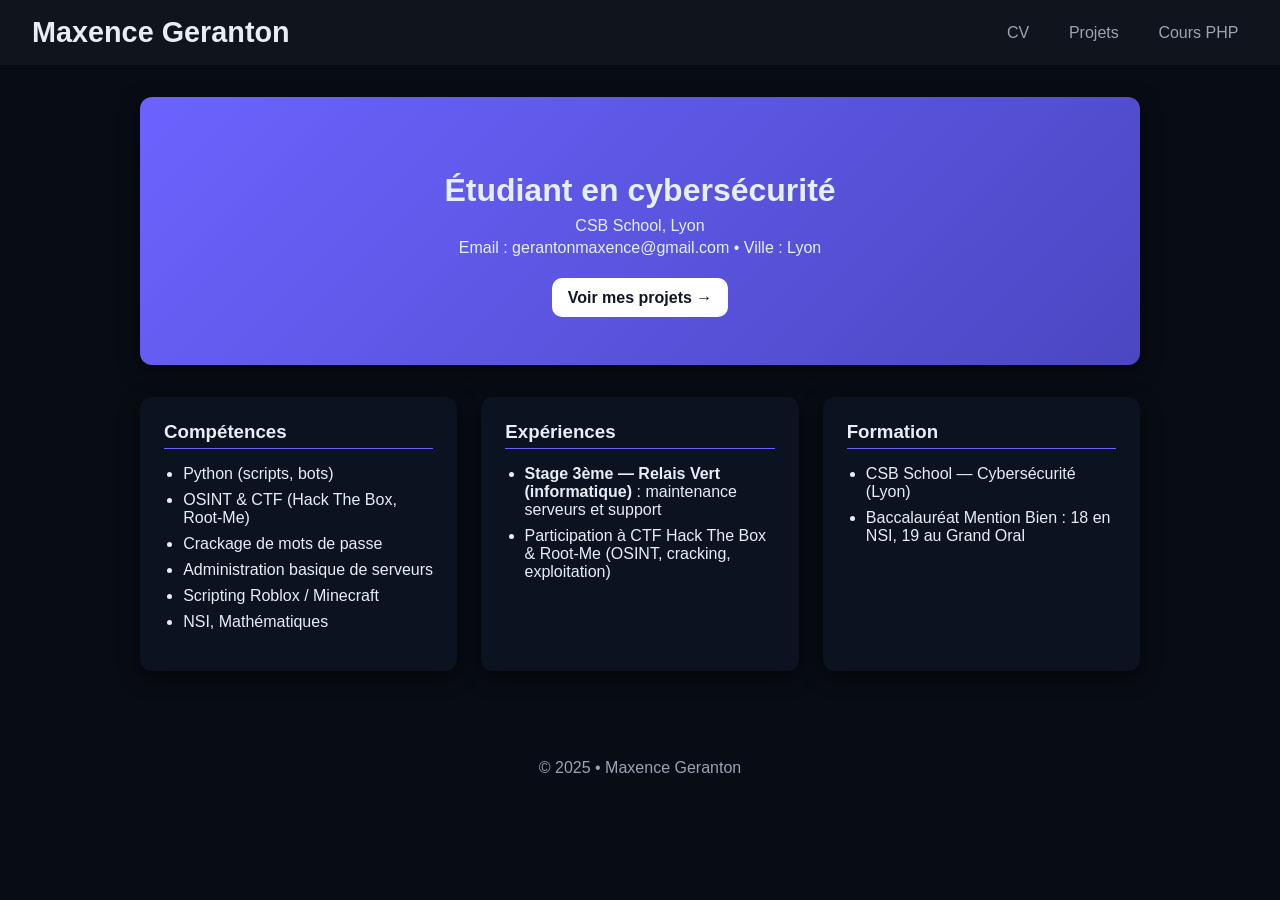
<file: index.html>
<!DOCTYPE html>
<html lang="fr">
<head>
  <meta charset="UTF-8">
  <meta name="viewport" content="width=device-width, initial-scale=1.0">
  <title>Maxence Geranton - Portfolio</title>
  <link rel="stylesheet" href="styles.css">
</head>
<body>
  <header>
    <h1>Maxence Geranton</h1>
    <nav>
      <a href="index.html">CV</a>
      <a href="projets.html">Projets</a>
      <a href="coursphp.html">Cours PHP</a>
    </nav>
  </header>

  <main>
    <section class="hero-hero">
      <h2>Étudiant en cybersécurité</h2>
      <p>CSB School, Lyon</p>
      <p>Email : gerantonmaxence@gmail.com • Ville : Lyon</p>
      <a class="primary" href="projets.html">Voir mes projets →</a>
    </section>

    <section class="cards-container">
      <div class="card">
        <h3>Compétences</h3>
        <ol>
          <li>Python (scripts, bots)</li>
          <li>OSINT & CTF (Hack The Box, Root-Me)</li>
          <li>Crackage de mots de passe</li>
          <li>Administration basique de serveurs</li>
          <li>Scripting Roblox / Minecraft</li>
          <li>NSI, Mathématiques</li>
        </ol>
      </div>

      <div class="card">
        <h3>Expériences</h3>
        <ol>
          <li><strong>Stage 3ème — Relais Vert (informatique)</strong> : maintenance serveurs et support</li>
          <li>Participation à CTF Hack The Box & Root-Me (OSINT, cracking, exploitation)</li>
        </ol>
      </div>

      <div class="card">
        <h3>Formation</h3>
        <ol>
          <li>CSB School — Cybersécurité (Lyon)</li>
          <li>Baccalauréat Mention Bien : 18 en NSI, 19 au Grand Oral</li>
        </ol>
      </div>
    </section>
  </main>

  <footer>
    © 2025 • Maxence Geranton
  </footer>
</body>
</html>
</file>
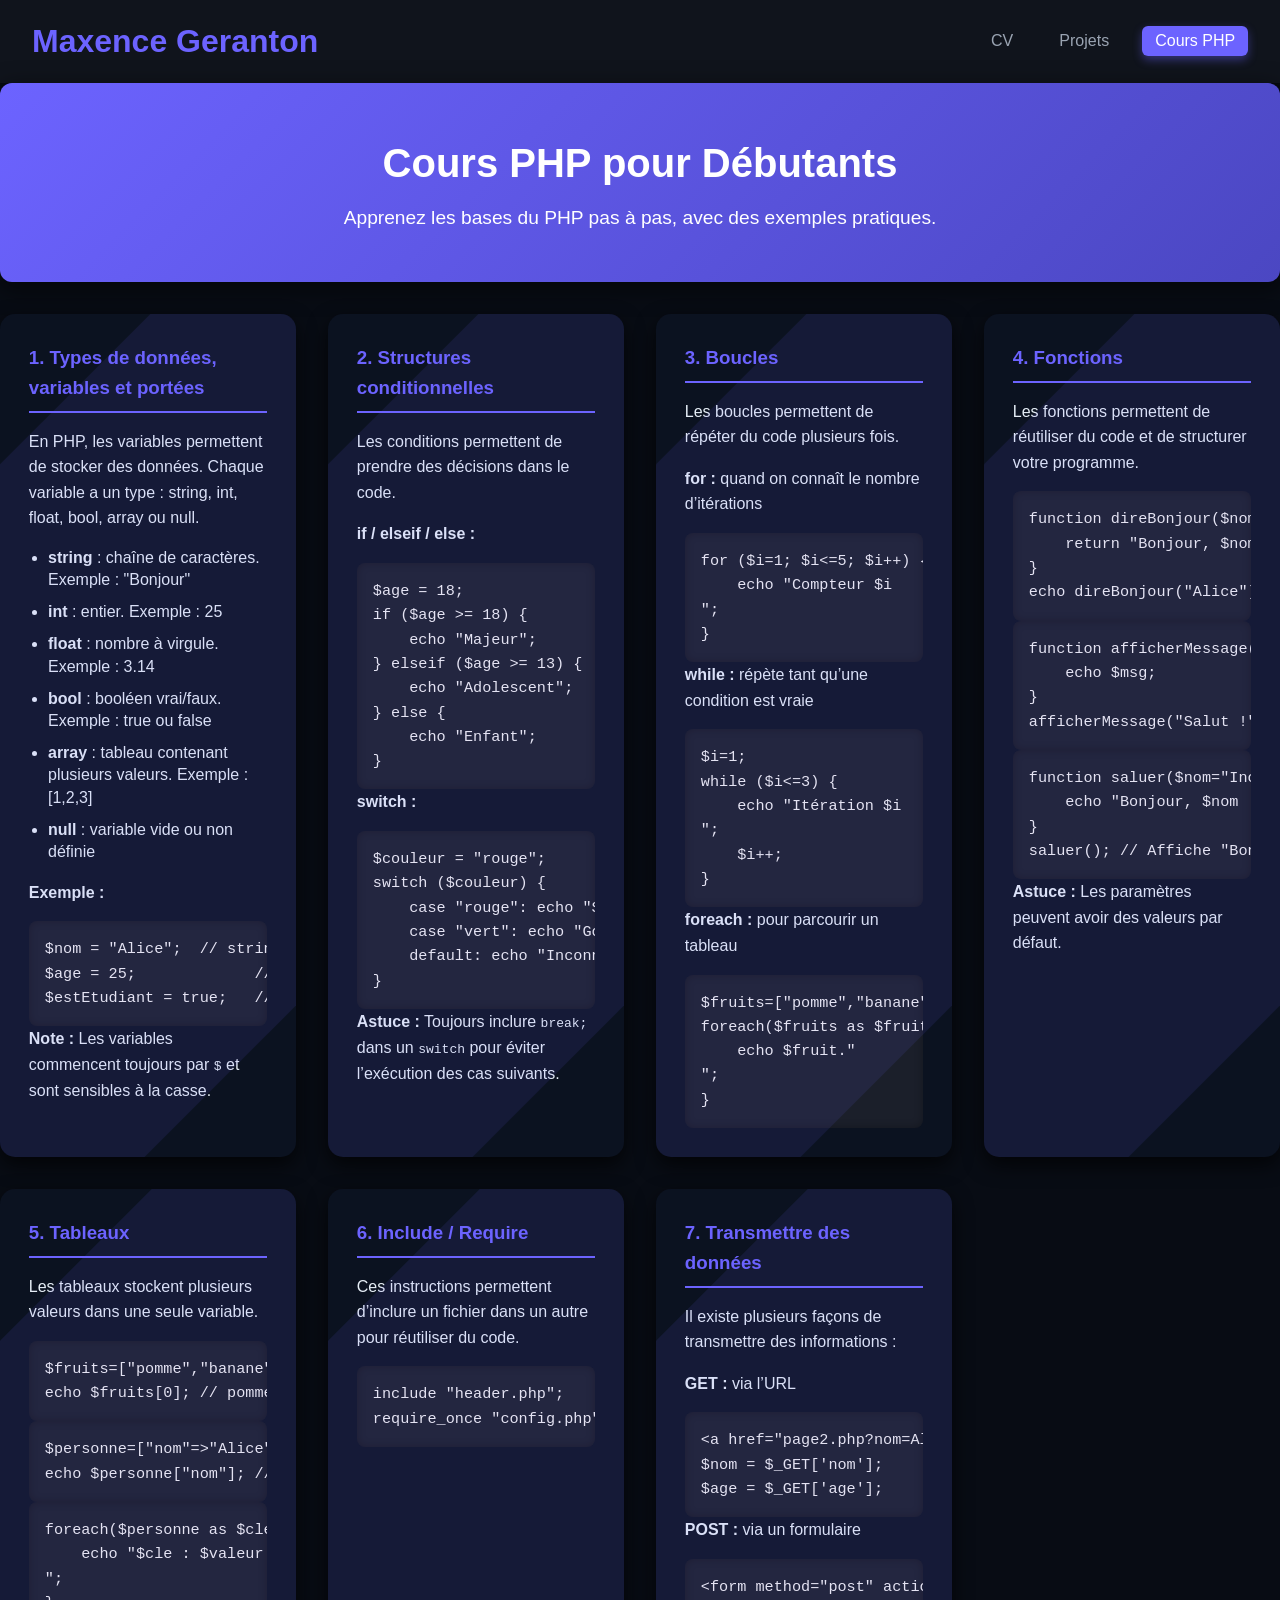
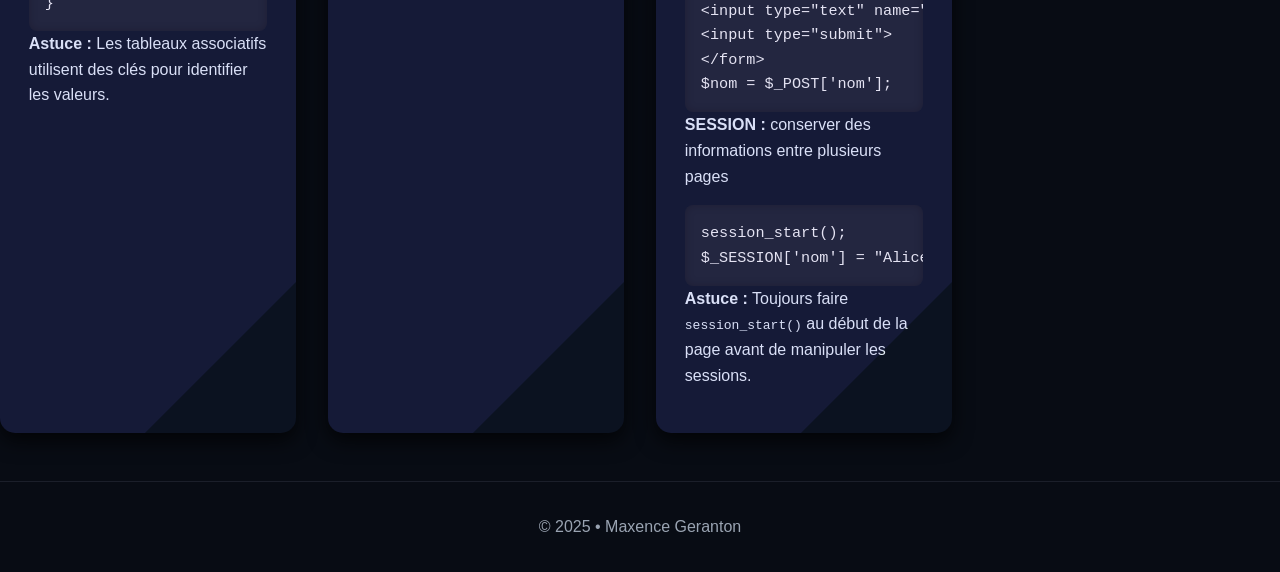
<file: coursphp.html>
<!DOCTYPE html>
<html lang="fr">
<head>
  <meta charset="UTF-8">
  <meta name="viewport" content="width=device-width, initial-scale=1.0">
  <title>Cours PHP - Maxence Geranton</title>
  <link rel="stylesheet" href="coursphp.css">
</head>
<body>
  <header>
    <h1>Maxence Geranton</h1>
    <nav>
      <a href="index.html">CV</a>
      <a href="projets.html">Projets</a>
      <a href="coursphp.html" class="active">Cours PHP</a>
    </nav>
  </header>

  <main>
    <section class="hero-hero">
      <h2>Cours PHP pour Débutants</h2>
      <p>Apprenez les bases du PHP pas à pas, avec des exemples pratiques.</p>
    </section>

    <section class="cards-container">

      <div class="card">
        <h3>1. Types de données, variables et portées</h3>
        <p>En PHP, les variables permettent de stocker des données. Chaque variable a un type : string, int, float, bool, array ou null.</p>
        <ul>
          <li><b>string</b> : chaîne de caractères. Exemple : "Bonjour"</li>
          <li><b>int</b> : entier. Exemple : 25</li>
          <li><b>float</b> : nombre à virgule. Exemple : 3.14</li>
          <li><b>bool</b> : booléen vrai/faux. Exemple : true ou false</li>
          <li><b>array</b> : tableau contenant plusieurs valeurs. Exemple : [1,2,3]</li>
          <li><b>null</b> : variable vide ou non définie</li>
        </ul>
        <p><b>Exemple :</b></p>
        <pre><code>$nom = "Alice";  // string
$age = 25;             // int
$estEtudiant = true;   // bool</code></pre>
        <p><b>Note :</b> Les variables commencent toujours par <code>$</code> et sont sensibles à la casse.</p>
      </div>

      <div class="card">
        <h3>2. Structures conditionnelles</h3>
        <p>Les conditions permettent de prendre des décisions dans le code.</p>
        <p><b>if / elseif / else :</b></p>
        <pre><code>$age = 18;
if ($age >= 18) {
    echo "Majeur";
} elseif ($age >= 13) {
    echo "Adolescent";
} else {
    echo "Enfant";
}</code></pre>
        <p><b>switch :</b></p>
        <pre><code>$couleur = "rouge";
switch ($couleur) {
    case "rouge": echo "Stop !"; break;
    case "vert": echo "Go !"; break;
    default: echo "Inconnu";
}</code></pre>
        <p><b>Astuce :</b> Toujours inclure <code>break;</code> dans un <code>switch</code> pour éviter l’exécution des cas suivants.</p>
      </div>

      <div class="card">
        <h3>3. Boucles</h3>
        <p>Les boucles permettent de répéter du code plusieurs fois.</p>
        <p><b>for :</b> quand on connaît le nombre d’itérations</p>
        <pre><code>for ($i=1; $i<=5; $i++) {
    echo "Compteur $i<br>";
}</code></pre>
        <p><b>while :</b> répète tant qu’une condition est vraie</p>
        <pre><code>$i=1;
while ($i<=3) {
    echo "Itération $i<br>";
    $i++;
}</code></pre>
        <p><b>foreach :</b> pour parcourir un tableau</p>
        <pre><code>$fruits=["pomme","banane","orange"];
foreach($fruits as $fruit){
    echo $fruit."<br>";
}</code></pre>
      </div>

      <div class="card">
        <h3>4. Fonctions</h3>
        <p>Les fonctions permettent de réutiliser du code et de structurer votre programme.</p>
        <pre><code>function direBonjour($nom){
    return "Bonjour, $nom !";
}
echo direBonjour("Alice");</code></pre>
        <pre><code>function afficherMessage($msg){
    echo $msg;
}
afficherMessage("Salut !");</code></pre>
        <pre><code>function saluer($nom="Inconnu"){
    echo "Bonjour, $nom !";
}
saluer(); // Affiche "Bonjour, Inconnu !"</code></pre>
        <p><b>Astuce :</b> Les paramètres peuvent avoir des valeurs par défaut.</p>
      </div>

      <div class="card">
        <h3>5. Tableaux</h3>
        <p>Les tableaux stockent plusieurs valeurs dans une seule variable.</p>
        <pre><code>$fruits=["pomme","banane","orange"];
echo $fruits[0]; // pomme</code></pre>
        <pre><code>$personne=["nom"=>"Alice","age"=>25];
echo $personne["nom"]; // Alice</code></pre>
        <pre><code>foreach($personne as $cle=>$valeur){
    echo "$cle : $valeur<br>";
}</code></pre>
        <p><b>Astuce :</b> Les tableaux associatifs utilisent des clés pour identifier les valeurs.</p>
      </div>

      <div class="card">
        <h3>6. Include / Require</h3>
        <p>Ces instructions permettent d’inclure un fichier dans un autre pour réutiliser du code.</p>
        <pre><code>include "header.php";      // inclut le fichier, continue même si erreur
require_once "config.php"; // inclut le fichier une seule fois, stop si erreur</code></pre>
      </div>

      <div class="card">
        <h3>7. Transmettre des données</h3>
        <p>Il existe plusieurs façons de transmettre des informations :</p>
        <p><b>GET :</b> via l’URL</p>
        <pre><code>&lt;a href="page2.php?nom=Alice&amp;age=25"&gt;Envoyer&lt;/a&gt;
$nom = $_GET['nom'];
$age = $_GET['age'];</code></pre>
        <p><b>POST :</b> via un formulaire</p>
        <pre><code>&lt;form method="post" action="traitement.php"&gt;
&lt;input type="text" name="nom"&gt;
&lt;input type="submit"&gt;
&lt;/form&gt;
$nom = $_POST['nom'];</code></pre>
        <p><b>SESSION :</b> conserver des informations entre plusieurs pages</p>
        <pre><code>session_start();
$_SESSION['nom'] = "Alice";</code></pre>
        <p><b>Astuce :</b> Toujours faire <code>session_start()</code> au début de la page avant de manipuler les sessions.</p>
      </div>

    </section>
  </main>

  <footer>
    © 2025 • Maxence Geranton
  </footer>
</body>
</html>
</file>
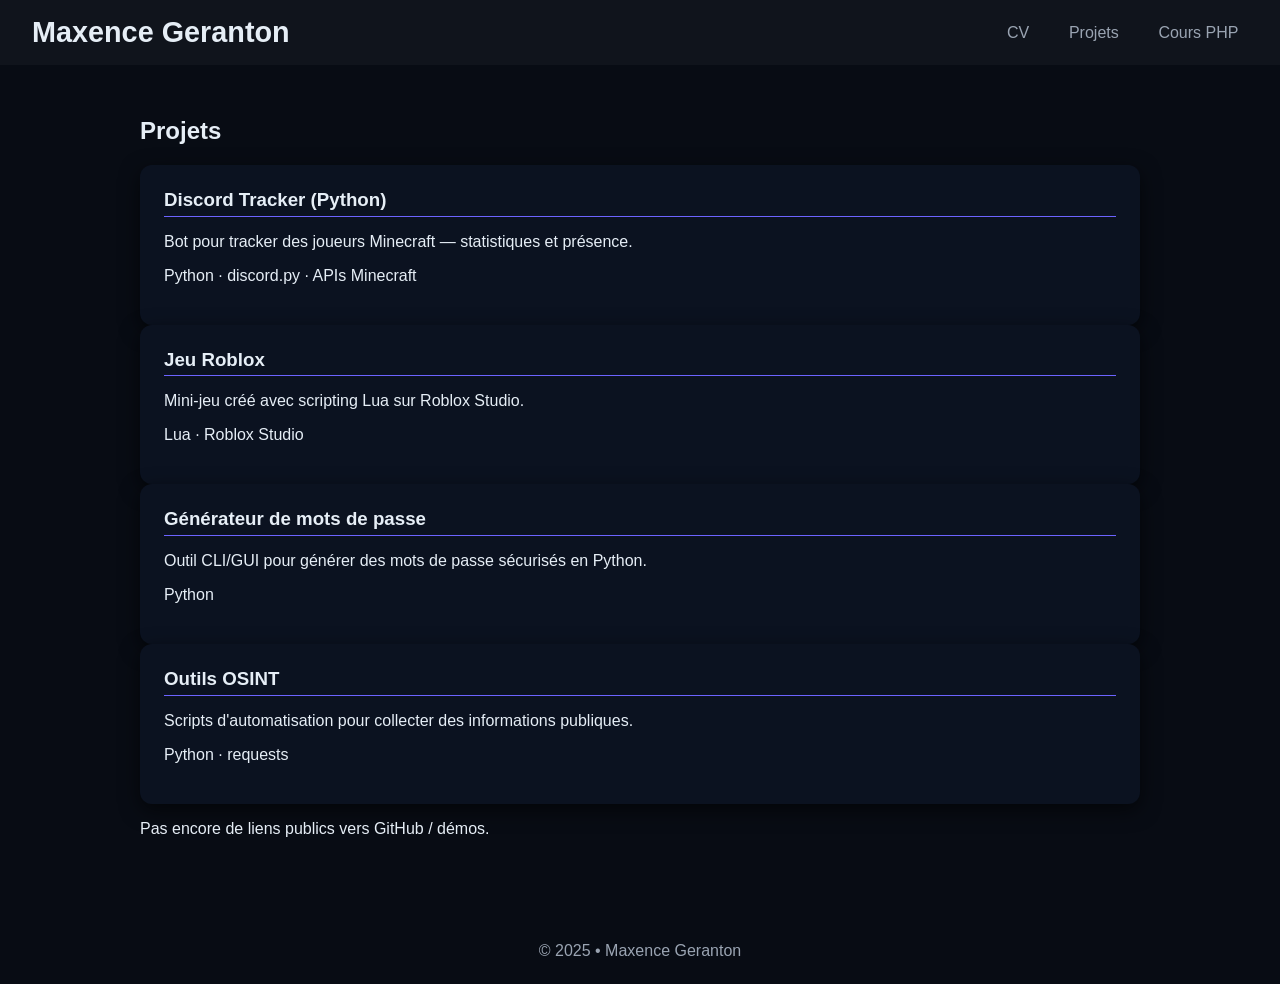
<file: projets.html>
<!DOCTYPE html>
<html lang="fr">
<head>
  <meta charset="UTF-8">
  <meta name="viewport" content="width=device-width, initial-scale=1.0">
  <title>Projets - Maxence Geranton</title>
  <link rel="stylesheet" href="styles.css">
</head>
<body>
  <header>
    <h1>Maxence Geranton</h1>
    <nav>
      <a href="index.html">CV</a>
      <a href="projets.html">Projets</a>
      <a href="coursphp.html">Cours PHP</a>
    </nav>
  </header>

  <main>
    <section>
      <h2>Projets</h2>
      <div class="projects-grid">
        <div class="card">
          <h3>Discord Tracker (Python)</h3>
          <p>Bot pour tracker des joueurs Minecraft — statistiques et présence.</p>
          <p class="tech">Python · discord.py · APIs Minecraft</p>
        </div>

        <div class="card">
          <h3>Jeu Roblox</h3>
          <p>Mini-jeu créé avec scripting Lua sur Roblox Studio.</p>
          <p class="tech">Lua · Roblox Studio</p>
        </div>

        <div class="card">
          <h3>Générateur de mots de passe</h3>
          <p>Outil CLI/GUI pour générer des mots de passe sécurisés en Python.</p>
          <p class="tech">Python</p>
        </div>

        <div class="card">
          <h3>Outils OSINT</h3>
          <p>Scripts d'automatisation pour collecter des informations publiques.</p>
          <p class="tech">Python · requests</p>
        </div>
      </div>

      <p class="muted">Pas encore de liens publics vers GitHub / démos.</p>
    </section>
  </main>

  <footer>
    © 2025 • Maxence Geranton
  </footer>
</body>
</html>
</file>
<file: styles.css>
body {
  font-family: 'Segoe UI', Tahoma, Geneva, Verdana, sans-serif;
  margin: 0;
  background: #080c14;
  color: #e6eef6;
}

header {
  display: flex;
  justify-content: space-between;
  align-items: center;
  padding: 1rem 2rem;
  background: #10141c;
}

header h1 { margin: 0; font-size: 1.8rem; }
header nav a {
  color: #9aa4b2;
  margin-left: 1rem;
  text-decoration: none;
  padding: 0.3rem 0.6rem;
  border-radius: 6px;
}
header nav a.active,
header nav a:hover { background: #6c63ff; color: white; }

main { max-width: 1000px; margin: 0 auto; padding: 2rem; }

.hero-hero {
  text-align: center;
  background: linear-gradient(135deg, #6c63ff, #4b47c2);
  padding: 3rem 1rem;
  border-radius: 12px;
  margin-bottom: 2rem;
  box-shadow: 0 6px 20px rgba(0,0,0,0.5);
}
.hero-hero h2 { font-size: 2rem; margin-bottom: 0.5rem; }
.hero-hero p { margin: 0.3rem 0; }
.hero-hero a.primary {
  display: inline-block;
  margin-top: 1rem;
  padding: 0.65rem 1rem;
  background: #ffffff;
  color: #0f1724;
  border-radius: 10px;
  text-decoration: none;
  font-weight: bold;
}
.hero-hero a.primary:hover { background: #ffffff; }

.cards-container {
  display: grid;
  grid-template-columns: repeat(auto-fit, minmax(260px, 1fr));
  gap: 1.5rem;
}

.card {
  background: #0b1220;
  padding: 1.5rem;
  border-radius: 12px;
  box-shadow: 0 6px 20px rgba(0,0,0,0.6);
}
.card h3 { margin-top: 0; border-bottom: 1px solid #6c63ff; padding-bottom: 0.3rem; margin-bottom: 0.7rem; }
.card ol { list-style-type: disc; padding-left: 1.2rem; }
.card ol li { margin-bottom: 0.5rem; }

footer { text-align: center; padding: 1.5rem; color: #9aa4b2; margin-top: 2rem; }

@media(max-width: 800px){
  header { flex-direction: column; align-items: flex-start; }
  .cards-container { grid-template-columns: 1fr; }
}
</file>
<file: coursphp.css>
* {
  box-sizing: border-box;
  margin: 0;
  padding: 0;
}

body {
  font-family: 'Segoe UI', Tahoma, Geneva, Verdana, sans-serif;
  background: #080c14;
  color: #e6eef6;
  line-height: 1.6;
}


header {
  display: flex;
  justify-content: space-between;
  align-items: center;
  padding: 1rem 2rem;
  background: #10141c;
  box-shadow: 0 2px 10px rgba(0,0,0,0.5);
}

header h1 { 
  margin: 0; 
  font-size: 2rem; 
  color: #6c63ff;
}

header nav a {
  color: #9aa4b2;
  margin-left: 1rem;
  text-decoration: none;
  padding: 0.4rem 0.8rem;
  border-radius: 6px;
  transition: all 0.3s ease;
}

header nav a.active,
header nav a:hover {
  background: #6c63ff;
  color: #fff;
  transform: translateY(-2px);
  box-shadow: 0 4px 10px rgba(108,99,255,0.4);
}


.hero-hero {
  text-align: center;
  background: linear-gradient(135deg, #6c63ff, #4b47c2);
  padding: 3rem 1rem;
  border-radius: 12px;
  margin-bottom: 2rem;
  box-shadow: 0 6px 25px rgba(0,0,0,0.6);
  color: #fff;
  transition: transform 0.3s ease;
}

.hero-hero:hover {
  transform: scale(1.02);
}

.hero-hero h2 { 
  font-size: 2.5rem; 
  margin-bottom: 0.5rem; 
}

.hero-hero p { 
  font-size: 1.2rem;
}


.cards-container {
  display: grid;
  grid-template-columns: repeat(auto-fit, minmax(280px, 1fr));
  gap: 2rem;
}

.card {
  background: #0b1220;
  padding: 1.8rem;
  border-radius: 15px;
  box-shadow: 0 8px 20px rgba(0,0,0,0.7);
  transition: all 0.3s ease;
  position: relative;
  overflow: hidden;
}

.card::before {
  content: "";
  position: absolute;
  top: -50%;
  left: -50%;
  width: 200%;
  height: 200%;
  background: rgba(108,99,255,0.1);
  transform: rotate(45deg);
  transition: all 0.5s ease;
}

.card:hover::before {
  top: -30%;
  left: -30%;
}

.card:hover {
  transform: translateY(-5px);
  box-shadow: 0 12px 30px rgba(108,99,255,0.5);
}

.card h3 { 
  margin-top: 0; 
  border-bottom: 2px solid #6c63ff; 
  padding-bottom: 0.5rem; 
  margin-bottom: 1rem; 
  color: #6c63ff;
}

.card p { 
  margin-bottom: 1rem; 
}

.card ul { 
  padding-left: 1.2rem; 
  margin-bottom: 1rem;
}

.card ul li { 
  margin-bottom: 0.6rem; 
  line-height: 1.4;
}


pre code {
  background: #1b1f2a;
  color: #f1f1f1;
  padding: 1rem;
  border-radius: 8px;
  display: block;
  overflow-x: auto;
  font-family: 'Courier New', monospace;
  font-size: 0.95rem;
  box-shadow: inset 0 0 8px rgba(0,0,0,0.3);
  transition: all 0.3s ease;
}

pre code:hover {
  transform: scale(1.02);
}


footer { 
  text-align: center; 
  padding: 2rem; 
  color: #9aa4b2; 
  margin-top: 3rem; 
  border-top: 1px solid #1b1f2a;
}


@media(max-width: 800px){
  header { 
    flex-direction: column; 
    align-items: flex-start; 
  }
  .cards-container { 
    grid-template-columns: 1fr; 
  }
}
</file>
